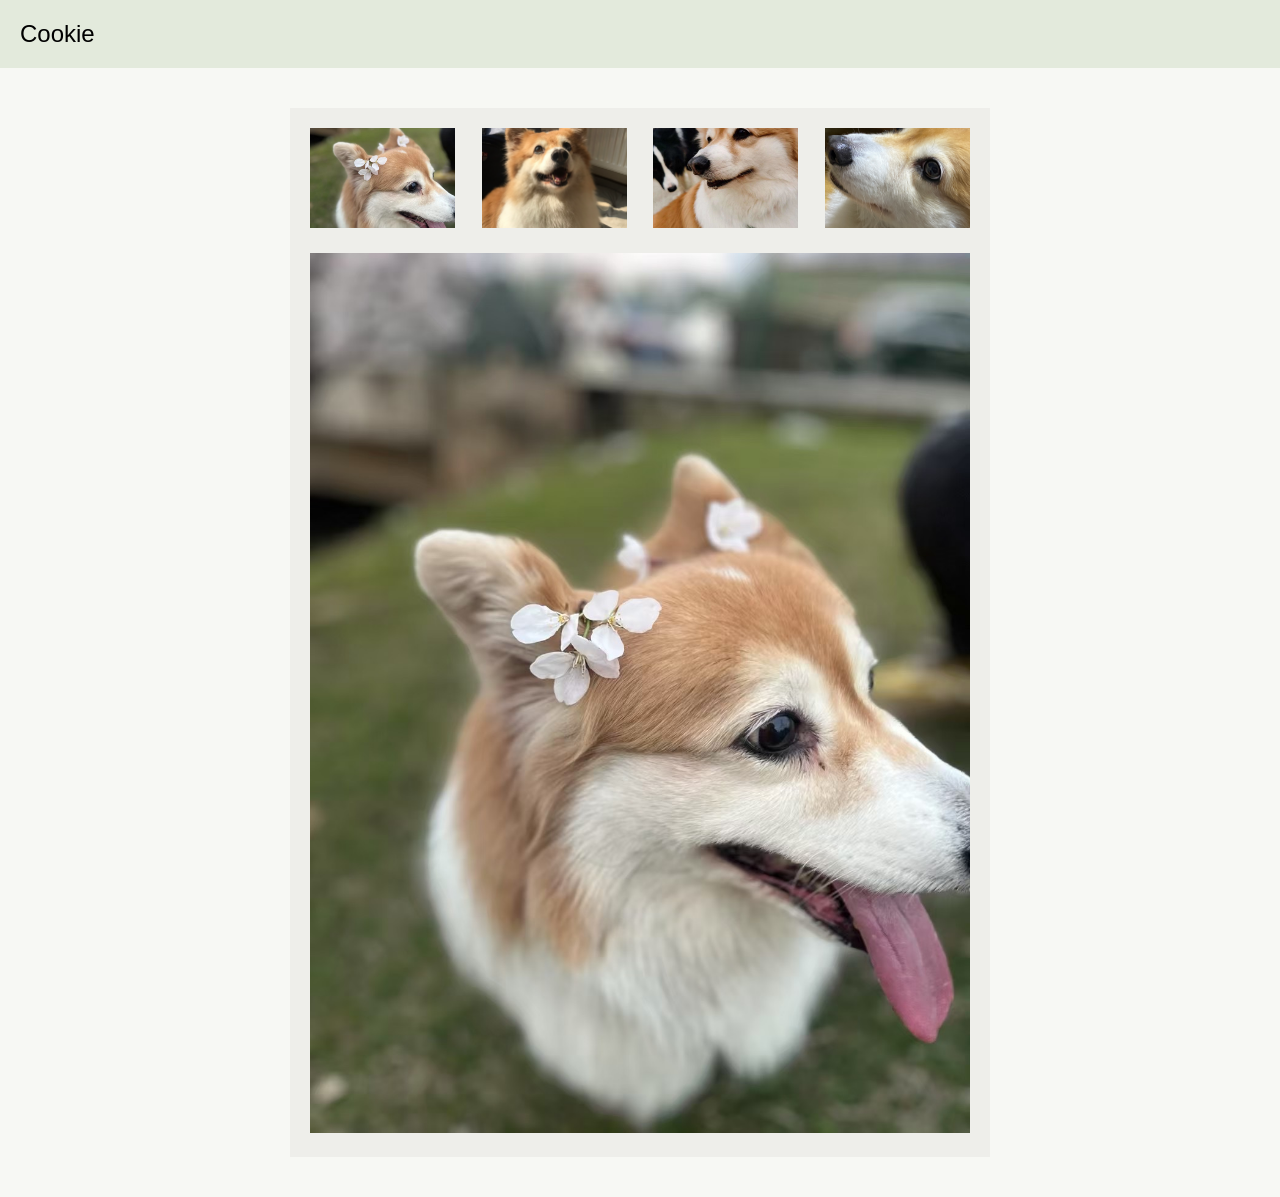
<file: w3hw/index.html>
<!DOCTYPE html>
<html lang="en">
<head>
    <meta charset="UTF-8">
    <meta name="viewport" content="width=device-width, initial-scale=1.0">
    <link href="style.css" rel="stylesheet">
    <title>Cookie</title>
</head>

<body>
    <header>
        Cookie
    </header>

    <main>
        <div class="thumbnails">
            <button id="imgButton1" aria-label="Show Cookie photo 1">
                <img src="images/dog1.jpg" alt="Cookie photo 1">
            </button>

            <button id="imgButton2" aria-label="Show Cookie photo 2">
                <img src="images/dog2.jpg" alt="Cookie photo 2">
            </button>

            <button id="imgButton3" aria-label="Show Cookie photo 3">
                <img src="images/dog3.jpg" alt="Cookie photo 3">
            </button>

            <button id="imgButton4" aria-label="Show Cookie photo 4">
                <img src="images/dog4.jpg" alt="Cookie photo 4">
            </button>
        </div>

        <div class="image-display">
            <img src="images/dog1.jpg" alt="Cookie photo 1" id="imgToToggle">
        </div>
    </main>

    <script src="script.js"></script>
</body>
</html>
</file>
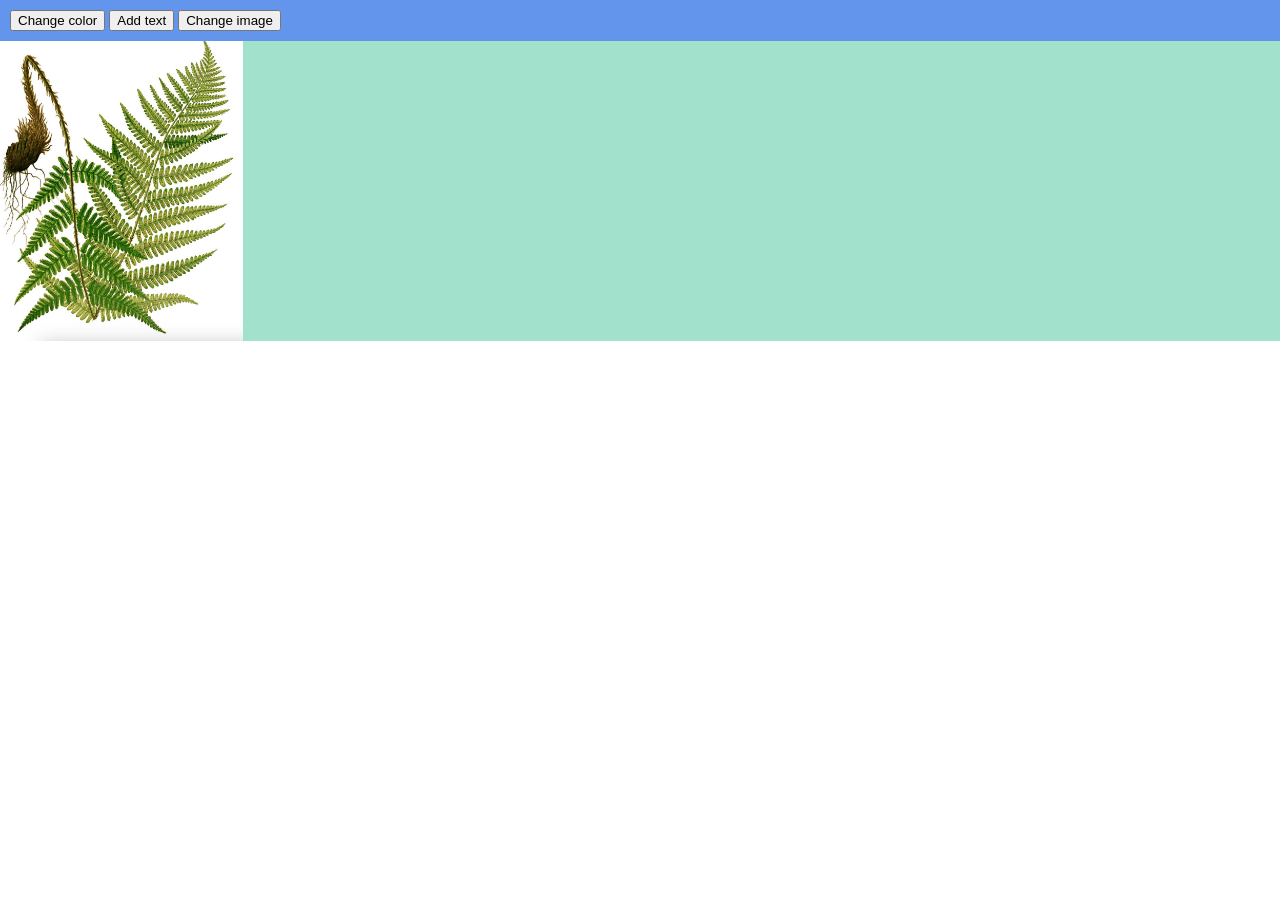
<file: w3inclass/index.html>
<!DOCTYPE html>
<html lang="en">
<head>
    <meta charset="UTF-8">
    <meta name="viewport" content="width=device-width, initial-scale=1.0">
    <link href="style.css" rel="stylesheet">
    <title>Intro to javascript</title>
</head>
<body>
    <header>
        <button id="colorButton">Change color</button>
        <button id="txtButton">Add text</button>
        <button id="imgButton">Change image</button>
    </header>

    <main>
        <div class="color-field" id="colorArea">
            <img src="images/1.jpg" alt="image1" id="imgToToggle">
        </div>
    </main>
    <script src="script.js"></script>
<body>
<html>
</file>
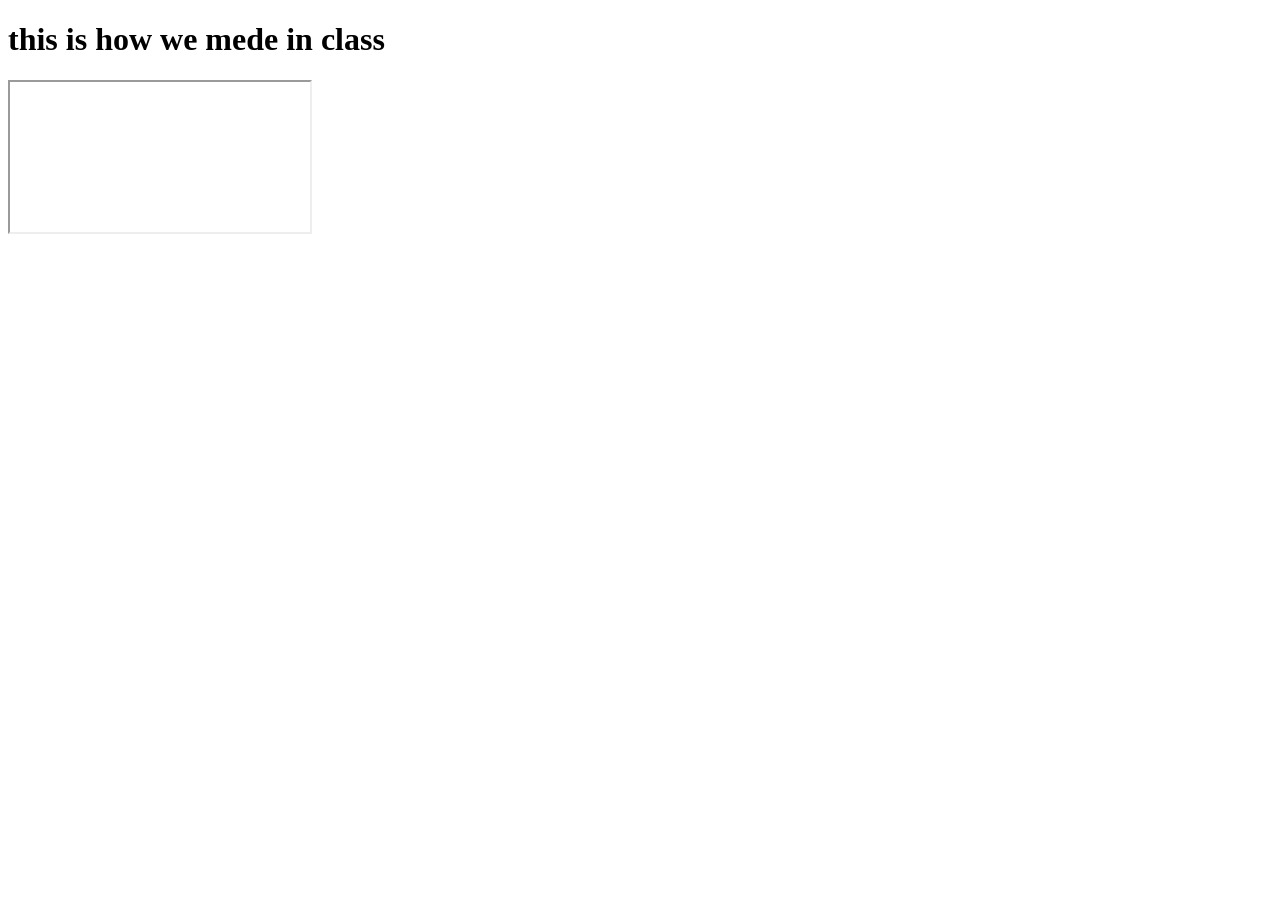
<file: w4/index.html>
<!DOCTYPE html>
<html lang="en">
<head>
    <meta charset="UTF-8">
    <meta name="viewport" content="width=device-width, initial-scale=1.0">
    <title>week4inclass</title>
</head>
<body>
    <h1>this is how we mede in class</h1>
    <iframe src="https://editor.p5js.org/Joy-TuT/full/o6hDVBIj5">
    width="700" height="560"></iframe>
</body>
</html>
</file>
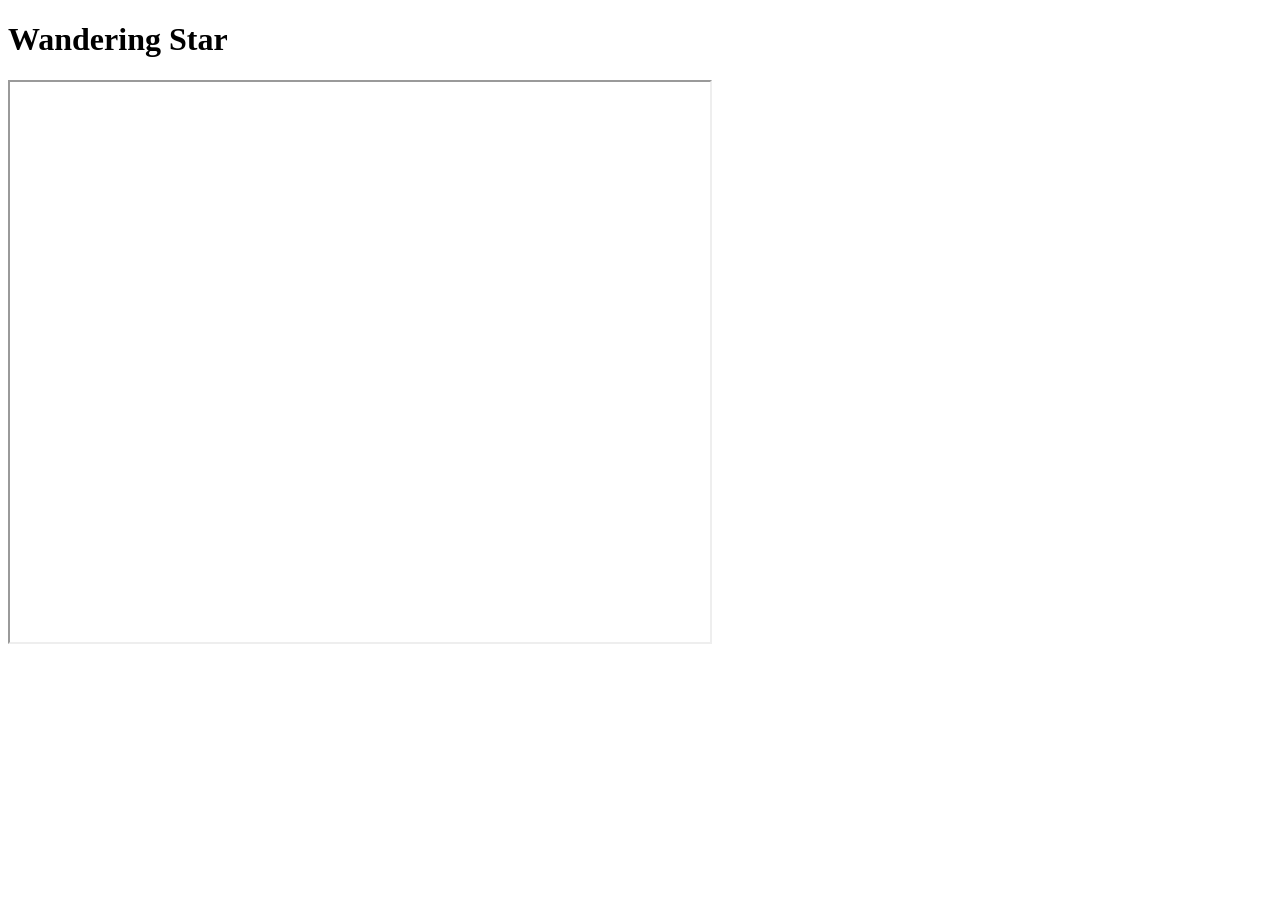
<file: w4hw/index.html>
<!DOCTYPE html>
<html lang="en">
<head>
    <meta charset="UTF-8">
    <meta name="viewport" content="width=device-width, initial-scale=1.0">
    <title>Wandering Star</title>
</head>

<body>
    <h1>Wandering Star</h1>

    <iframe
        src="https://editor.p5js.org/Joy-TuT/full/78D5uzaiB"
        width="700"
        height="560">
    </iframe>
</body>
</html>
</file>
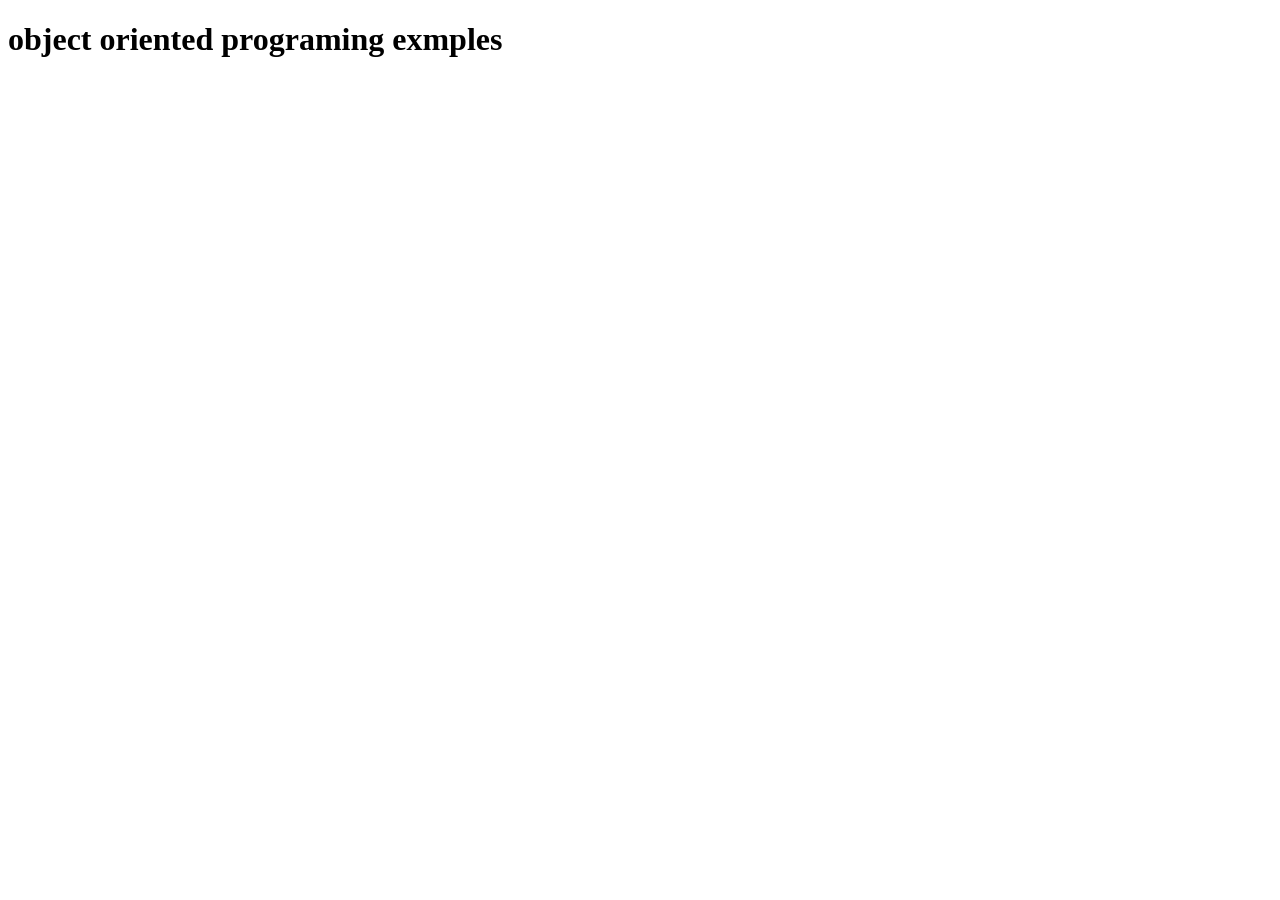
<file: w6inclass/index.html>
<!DOCTYPE html>
<html lang="en">
<head>
    <meta charset="UTF-8">
    <meta name="viewport" content="width=device-width, initial-scale=1.0">
    <title>OOP EXAMPLES</title>
</head>
<body>
    <h1>object oriented programing exmples</h1>
</body>
</html>
</file>
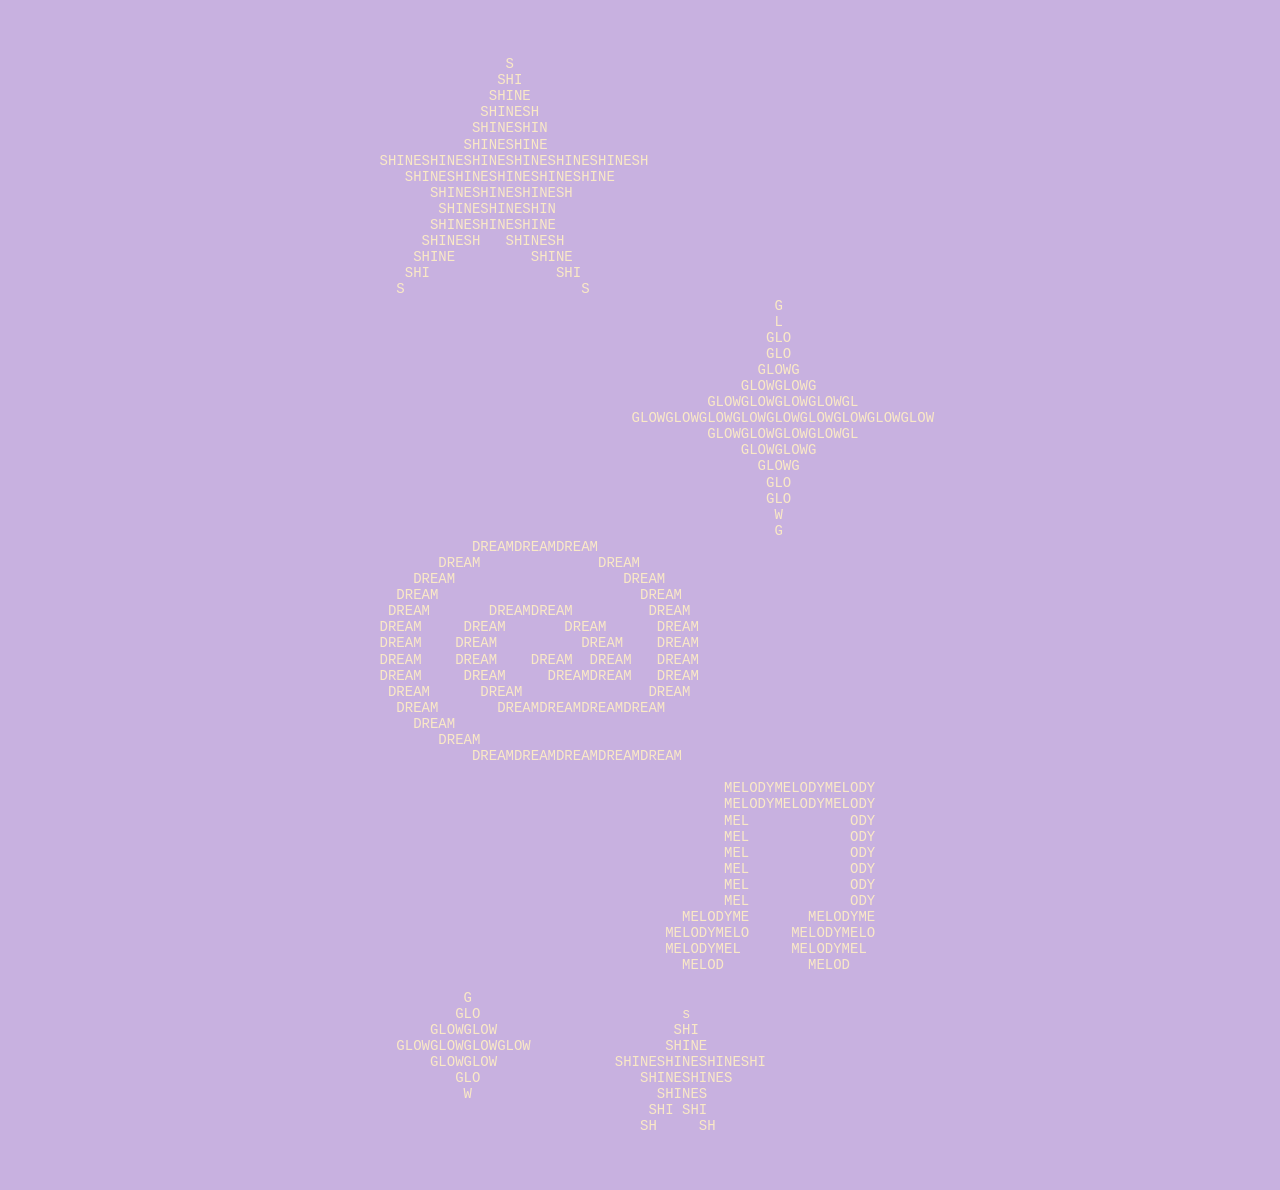
<file: w1/art.html>
<!DOCTYPE html>
<html lang="en">
<head>
  <meta charset="UTF-8">
  <meta name="viewport" content="width=device-width, initial-scale=1">
  <title>Dream Melody</title>
  <style>
    body {
      margin: 0;
      padding: 40px 20px;
      background: #c8b1e0;
      color: #fae9c6;
    }

    pre {
      width: max-content;
      margin: auto;
      font-family: "Courier New", monospace;
      font-size: 14px;
      line-height: 1.15;
      white-space: pre;
    }
  </style>
</head>
<body>
<pre>

                   S
                  SHI
                 SHINE
                SHINESH
               SHINESHIN
              SHINESHINE
    SHINESHINESHINESHINESHINESHINESH
       SHINESHINESHINESHINESHINE
          SHINESHINESHINESH
           SHINESHINESHIN
          SHINESHINESHINE
         SHINESH   SHINESH
        SHINE         SHINE
       SHI               SHI
      S                     S
                                                   G
                                                   L
                                                  GLO
                                                  GLO
                                                 GLOWG
                                               GLOWGLOWG
                                           GLOWGLOWGLOWGLOWGL
                                  GLOWGLOWGLOWGLOWGLOWGLOWGLOWGLOWGLOW
                                           GLOWGLOWGLOWGLOWGL
                                               GLOWGLOWG
                                                 GLOWG
                                                  GLO
                                                  GLO
                                                   W
                                                   G
               DREAMDREAMDREAM
           DREAM              DREAM
        DREAM                    DREAM
      DREAM                        DREAM
     DREAM       DREAMDREAM         DREAM
    DREAM     DREAM       DREAM      DREAM
    DREAM    DREAM          DREAM    DREAM
    DREAM    DREAM    DREAM  DREAM   DREAM
    DREAM     DREAM     DREAMDREAM   DREAM
     DREAM      DREAM               DREAM
      DREAM       DREAMDREAMDREAMDREAM
        DREAM
           DREAM
               DREAMDREAMDREAMDREAMDREAM

                                             MELODYMELODYMELODY
                                             MELODYMELODYMELODY
                                             MEL            ODY
                                             MEL            ODY
                                             MEL            ODY
                                             MEL            ODY
                                             MEL            ODY
                                             MEL            ODY
                                        MELODYME       MELODYME
                                      MELODYMELO     MELODYMELO
                                      MELODYMEL      MELODYMEL
                                        MELOD          MELOD

              G
             GLO                        s
          GLOWGLOW                     SHI
      GLOWGLOWGLOWGLOW                SHINE
          GLOWGLOW              SHINESHINESHINESHI
             GLO                   SHINESHINES
              W                      SHINES
                                    SHI SHI
                                   SH     SH

</pre>
</body>
</html>
</file>
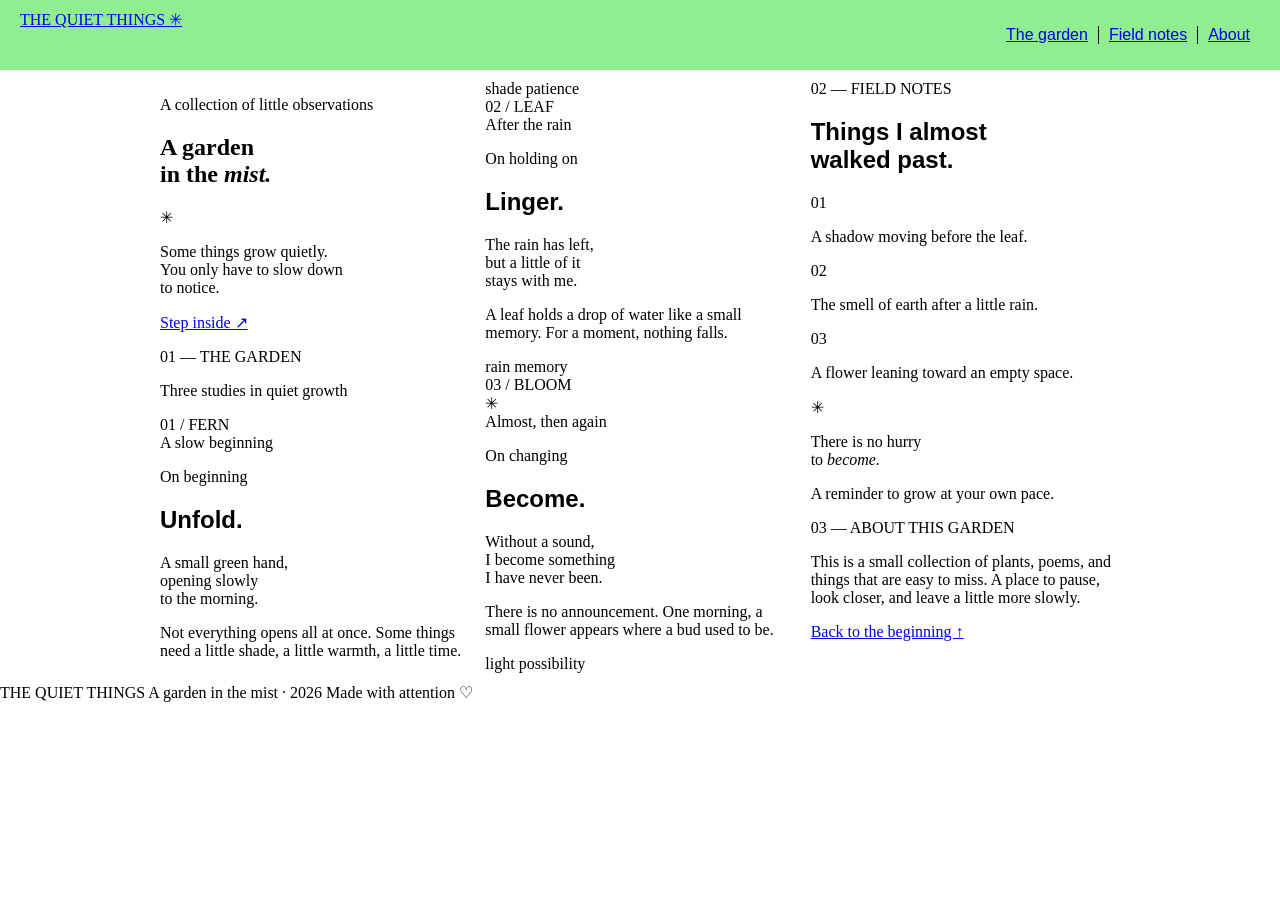
<file: w2/w2hw.html>
<!DOCTYPE html>
<html lang="en">
<head>
    <meta charset="UTF-8">
    <meta name="viewport" content="width=device-width, initial-scale=1.0">

    <link href="style.css" rel="stylesheet">

    <title>A Garden in the Mist</title>
</head>

<body>
    <header>
        <a class="logo" href="#home">THE QUIET THINGS ✳</a>

        <nav>
            <ul>
                <li><a href="#garden">The garden</a></li>
                <li><a href="#notes">Field notes</a></li>
                <li><a href="#about">About</a></li>
            </ul>
        </nav>
    </header>

    <main id="home">

        <section class="intro">
            <div class="intro-title">
                <p class="small-label">A collection of little observations</p>

                <h1>A garden<br>in the <em>mist.</em></h1>
            </div>

            <div class="intro-description">
                <span class="little-star" aria-hidden="true">✳</span>

                <p>
                    Some things grow quietly.<br>
                    You only have to slow down<br>
                    to notice.
                </p>

                <a class="explore-link" href="#garden">
                    Step inside ↗
                </a>
            </div>
        </section>

        <div class="section-heading" id="garden">
            <p>01 — THE GARDEN</p>
            <p>Three studies in quiet growth</p>
        </div>

        <section class="plant-list" aria-label="Botanical collection">

            <article class="plant-card">
                <div class="plant-picture picture-one">
                    <span class="picture-number">01 / FERN</span>

                    <div class="plant fern" aria-hidden="true">
                        <div class="stem"></div>
                        <span class="leaf leaf-one"></span>
                        <span class="leaf leaf-two"></span>
                        <span class="leaf leaf-three"></span>
                        <span class="leaf leaf-four"></span>
                        <span class="leaf leaf-five"></span>
                        <span class="leaf leaf-six"></span>
                    </div>

                    <span class="picture-caption">
                        A slow beginning
                    </span>
                </div>

                <div class="card-text">
                    <p class="small-label">On beginning</p>
                    <h2>Unfold.</h2>

                    <p class="poem">
                        A small green hand,<br>
                        opening slowly<br>
                        to the morning.
                    </p>

                    <p class="observation">
                        Not everything opens all at once.
                        Some things need a little shade,
                        a little warmth, a little time.
                    </p>

                    <div class="tags">
                        <span>shade</span>
                        <span>patience</span>
                    </div>
                </div>
            </article>

            <article class="plant-card">
                <div class="plant-picture picture-two">
                    <span class="picture-number">02 / LEAF</span>

                    <div class="plant round-plant" aria-hidden="true">
                        <div class="stem"></div>
                        <span class="leaf leaf-one"></span>
                        <span class="leaf leaf-two"></span>
                        <span class="leaf leaf-three"></span>
                        <span class="leaf leaf-four"></span>
                        <span class="leaf leaf-five"></span>
                        <span class="leaf leaf-six"></span>
                    </div>

                    <span class="picture-caption">
                        After the rain
                    </span>
                </div>

                <div class="card-text">
                    <p class="small-label">On holding on</p>
                    <h2>Linger.</h2>

                    <p class="poem">
                        The rain has left,<br>
                        but a little of it<br>
                        stays with me.
                    </p>

                    <p class="observation">
                        A leaf holds a drop of water
                        like a small memory.
                        For a moment, nothing falls.
                    </p>

                    <div class="tags">
                        <span>rain</span>
                        <span>memory</span>
                    </div>
                </div>
            </article>

            <article class="plant-card">
                <div class="plant-picture picture-three">
                    <span class="picture-number">03 / BLOOM</span>

                    <div class="plant flower-plant" aria-hidden="true">
                        <div class="stem"></div>
                        <span class="leaf leaf-one"></span>
                        <span class="leaf leaf-two"></span>
                        <span class="flower">✳</span>
                    </div>

                    <span class="picture-caption">
                        Almost, then again
                    </span>
                </div>

                <div class="card-text">
                    <p class="small-label">On changing</p>
                    <h2>Become.</h2>

                    <p class="poem">
                        Without a sound,<br>
                        I become something<br>
                        I have never been.
                    </p>

                    <p class="observation">
                        There is no announcement.
                        One morning, a small flower
                        appears where a bud used to be.
                    </p>

                    <div class="tags">
                        <span>light</span>
                        <span>possibility</span>
                    </div>
                </div>
            </article>

        </section>

        <section class="notes" id="notes">
            <div class="notes-title">
                <p class="small-label">02 — FIELD NOTES</p>
                <h2>Things I almost<br>walked past.</h2>
            </div>

            <div class="notes-list">
                <div class="note">
                    <span class="note-number">01</span>
                    <p>A shadow moving before the leaf.</p>
                </div>

                <div class="note">
                    <span class="note-number">02</span>
                    <p>The smell of earth after a little rain.</p>
                </div>

                <div class="note">
                    <span class="note-number">03</span>
                    <p>A flower leaning toward an empty space.</p>
                </div>
            </div>
        </section>

        <section class="quote" aria-label="A quiet reminder">
            <span aria-hidden="true">✳</span>
            <p>There is no hurry<br>to <em>become.</em></p>
            <span class="quote-caption">A reminder to grow at your own pace.</span>
        </section>
        
        <section class="about" id="about">
            <p class="small-label">03 — ABOUT THIS GARDEN</p>

            <p class="about-description">
                This is a small collection of plants, poems,
                and things that are easy to miss.
                A place to pause, look closer,
                and leave a little more slowly.
            </p>

            <a href="#home">Back to the beginning ↑</a>
        </section>

    </main>

    <footer>
        <span>THE QUIET THINGS</span>
        <span>A garden in the mist · 2026</span>
        <span>Made with attention ♡</span>
    </footer>
</body>
</html>
</file>
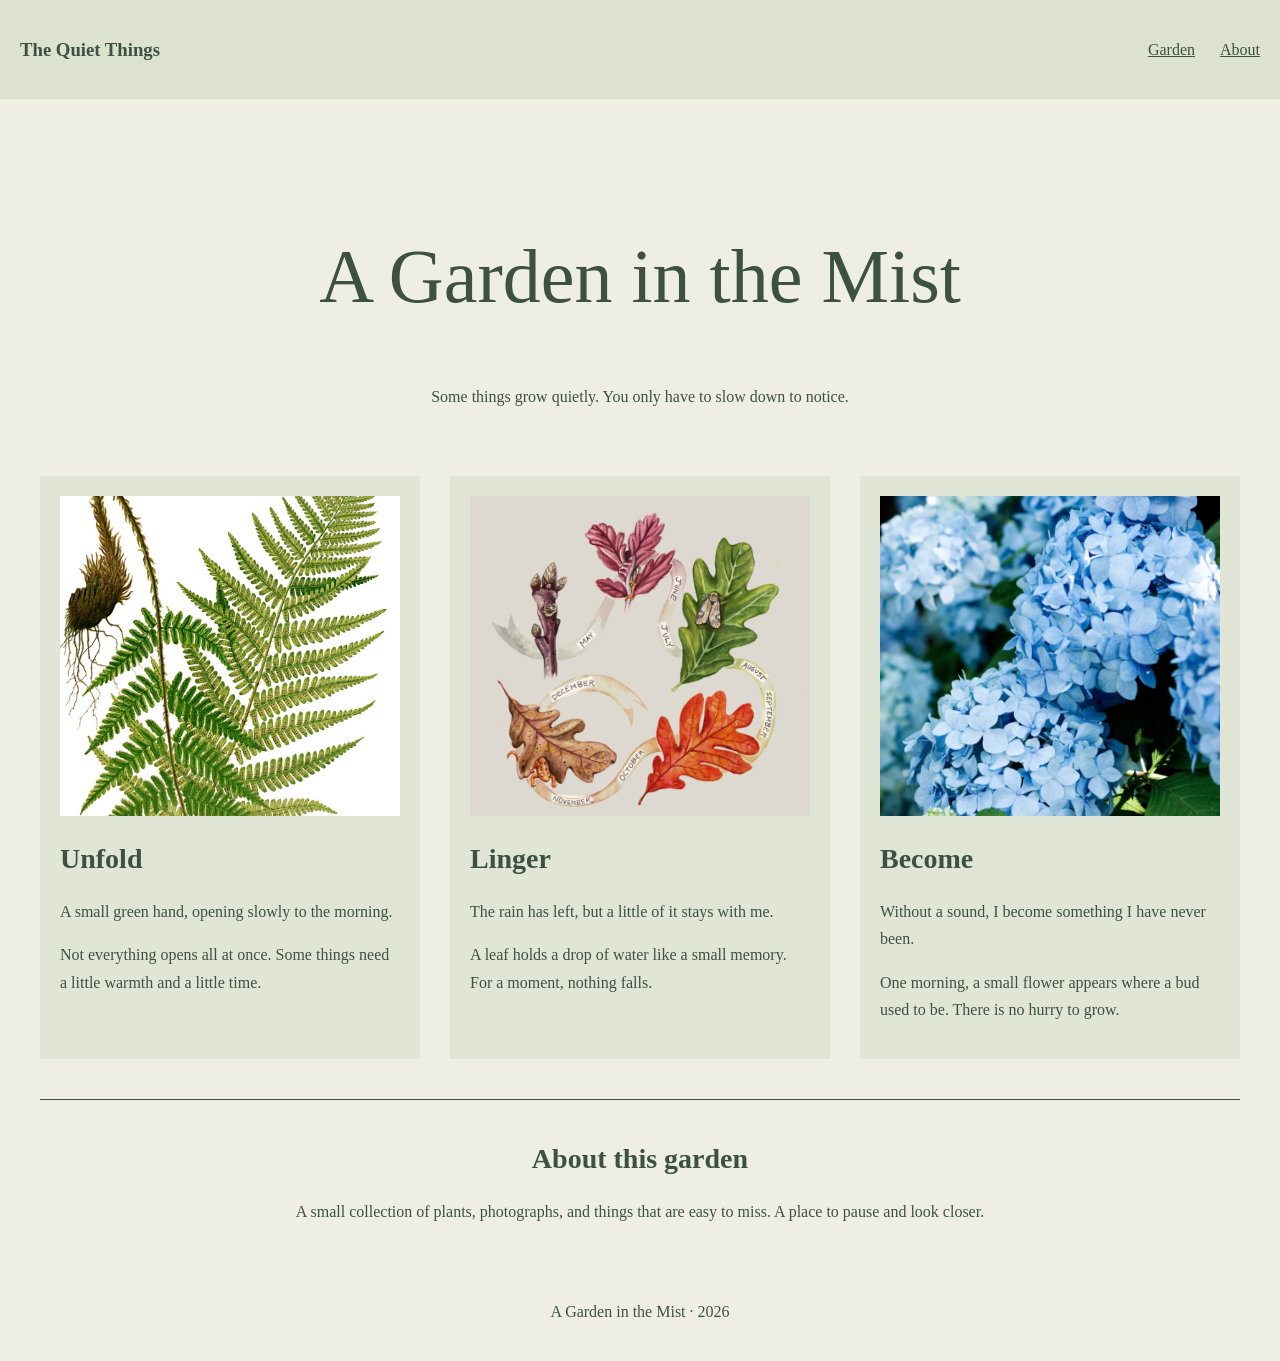
<file: w2hw/w2hw.html>
<!DOCTYPE html>
<html lang="en">
<head>
    <meta charset="UTF-8">
    <meta name="viewport" content="width=device-width, initial-scale=1.0">

    <link href="w2hwstyle.css" rel="stylesheet">

    <title>A Garden in the Mist</title>
</head>

<body>
    <header>
        <h3>The Quiet Things</h3>

        <nav>
            <ul>
                <li><a href="#garden">Garden</a></li>
                <li><a href="#about">About</a></li>
            </ul>
        </nav>
    </header>

    <main>
        <section class="intro">
            <h1>A Garden in the Mist</h1>

            <p>
                Some things grow quietly.
                You only have to slow down to notice.
            </p>
        </section>

        <section class="garden" id="garden">

            <article>
                <img src="fern.jpg" alt="Green fern leaves.">

                <h2>Unfold</h2>

                <p>
                    A small green hand, opening slowly
                    to the morning.
                </p>

                <p>
                    Not everything opens all at once.
                    Some things need a little warmth
                    and a little time.
                </p>
            </article>

            <article>
                <img src="leaf.jpg" alt="Water droplets on a leaf.">

                <h2>Linger</h2>

                <p>
                    The rain has left, but a little
                    of it stays with me.
                </p>

                <p>
                    A leaf holds a drop of water
                    like a small memory.
                    For a moment, nothing falls.
                </p>
            </article>

            <article>
                <img src="flower.jpg" alt="A flower in bloom.">

                <h2>Become</h2>

                <p>
                    Without a sound, I become something
                    I have never been.
                </p>

                <p>
                    One morning, a small flower appears
                    where a bud used to be.
                    There is no hurry to grow.
                </p>
            </article>

        </section>

        <section class="about" id="about">
            <h2>About this garden</h2>

            <p>
                A small collection of plants, photographs,
                and things that are easy to miss.
                A place to pause and look closer.
            </p>
        </section>
    </main>

    <footer>
        <p>A Garden in the Mist · 2026</p>
    </footer>
</body>
</html>
</file>
<file: w3hw/style.css>
html, body {
    margin: 0;
    font-family: Arial, sans-serif;
    background-color: #f7f8f4;
}

header {
    background-color: #e3eadc;
    padding: 20px;
    font-size: 24px;
}

main {
    width: 85%;
    max-width: 700px;
    margin: 40px auto;
    padding: 20px;
    box-sizing: border-box;
    background-color: #eeeeea;
}

.thumbnails {
    display: flex;
    justify-content: space-between;
    margin-bottom: 25px;
}

.thumbnails button {
    width: 22%;
    padding: 0;
    border: none;
    background-color: transparent;
    cursor: pointer;
}

.thumbnails img {
    display: block;
    width: 100%;
    height: 100px;
    object-fit: cover;
}

.image-display {
    width: 100%;
    height: 100%;
    object-fit: cover;

}

.image-display img {
    max-width: 100%;
    max-height: 100%;
}
</file>
<file: w3inclass/style.css>
html,body{
    margin: 0;
    width: 100vw;
    height: 100vb;
}

img{
    max-width: 100%;
    max-height: 100% ;

}
.color-field{
    background-color: rgb(162, 226, 205);
    height: 300px;
}

header{
    background-color: cornflowerblue;
    padding: 10px;

}
</file>
<file: w2/style.css>
body {
    margin: 0;
}

img {
    max-width: 100%;
}

header {
    background-color: lightgreen;
}

header, main {
    padding: 10px 20px;
}

ul {
    padding-left: 0;
    list-style: none;
    display: flex;
    flex-direction: column;
    justify-content: center;
}

li {
    text-align: center;
    padding: 10px 0;
    border-bottom: 1px solid black;
}

li:last-child {
    border: none;
}

h3 {
    color: rebeccapurple;
}

h2, h3, li {
    font-family: "Montserrat", Arial, sans-serif;
}

.p-regular {
    color: rgb(45, 45, 45);
    font-size: 15px;
    font-family: "Montserrat", Arial, sans-serif;
}

@media (min-width: 744px){
    header {
        display: flex;
        justify-content: space-between;
    }

    ul {
        flex-direction: row;
        justify-content: right;
    }

    li {
        border-right: 1px solid black;
        border-bottom: none;
        padding: 0 10px;
    }
    main {
        columns: 2;
    }
}

@media (min-width: 960px){
    main {
        columns: 3;
        width: 960px;
        margin: auto;
    }
}
</file>
<file: w2hw/w2hwstyle.css>
body {
    margin: 0;
    background-color: #f4d6ce;
    color: #693f46;
    font-family: Georgia, serif;
}

header,
main,
footer {
    padding: 20px;
}

header {
    background-color: #eabbb0;
    text-align: center;
}

ul {
    padding-left: 0;
    list-style: none;
    display: flex;
    flex-direction: column;
    gap: 15px;
}

a {
    color: inherit;
}

h1 {
    font-size: 42px;
}

h2 {
    font-size: 28px;
}

p {
    font-size: 16px;
    line-height: 1.7;
}

.intro {
    padding: 30px 0;
    text-align: center;
}

.garden {
    display: flex;
    flex-direction: column;
    gap: 25px;
}

article {
    padding: 20px;
    background-color: #fff0e8;
    text-align: center;
}

img {
    width: 100%;
    max-width: 100%;
    height: 260px;
    object-fit: cover;
}

.about {
    margin-top: 40px;
    padding-top: 20px;
    border-top: 1px solid;
    text-align: center;
}

footer {
    text-align: center;
}


@media (min-width: 744px) {
    body {
        background-color: #193340;
        color: #edf1e7;
        font-family: Arial, sans-serif;
    }

    header {
        background-color: #284957;
        display: flex;
        justify-content: space-between;
        align-items: center;
    }

    ul {
        flex-direction: row;
        gap: 25px;
    }

    .intro {
        text-align: left;
    }

    h1 {
        font-size: 56px;
        text-transform: uppercase;
    }

    .garden {
        flex-direction: row;
        flex-wrap: wrap;
        gap: 20px;
    }

    article {
        box-sizing: border-box;
        width: calc(50% - 10px);
        background-color: #284957;
        text-align: left;
    }

    article:last-child {
        width: 100%;
    }

    img {
        height: 280px;
    }

    .about {
        text-align: left;
    }
}


@media (min-width: 1100px) {
    body {
        background-color: #eeeee3;
        color: #3d5142;
        font-family: Georgia, serif;
    }

    header {
        background-color: #dce2cf;
    }

    main {
        max-width: 1200px;
        margin: auto;
    }

    .intro {
        padding: 50px 0;
        text-align: center;
    }

    h1 {
        font-size: 76px;
        font-weight: normal;
        text-transform: none;
    }

    .garden {
        flex-wrap: nowrap;
        gap: 30px;
    }

    article,
    article:last-child {
        flex: 1;
        width: auto;
        min-width: 0;
        background-color: #e1e5d6;
    }

    img {
        height: 320px;
    }

    .about {
        text-align: center;
    }
}
</file>
